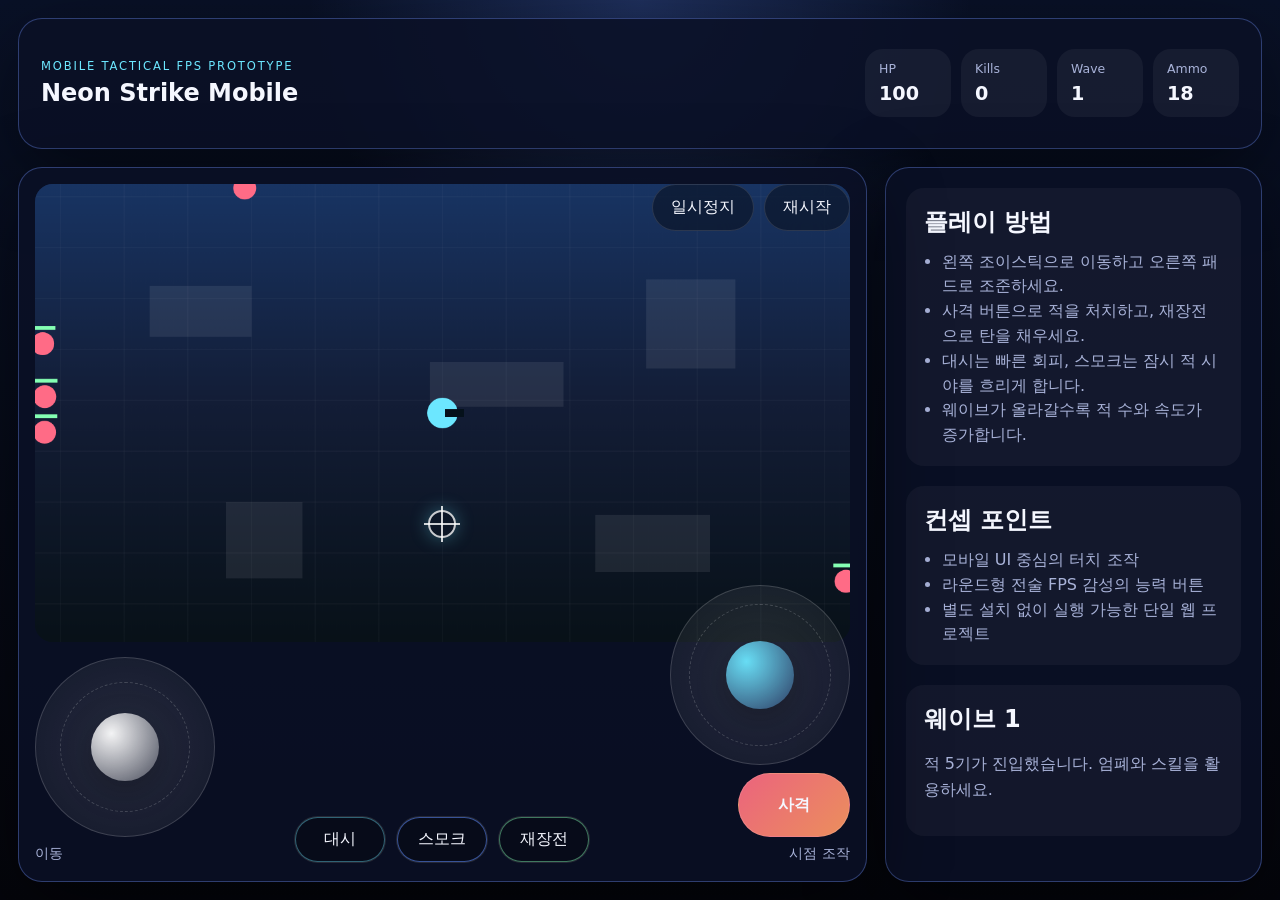
<file: index.html>
<!doctype html>
<html lang="ko">
  <head>
    <meta charset="UTF-8" />
    <meta
      name="viewport"
      content="width=device-width, initial-scale=1.0, maximum-scale=1.0, user-scalable=no"
    />
    <title>Neon Strike Mobile</title>
    <link rel="stylesheet" href="styles.css" />
  </head>
  <body>
    <main class="app-shell">
      <section class="hud">
        <div>
          <p class="eyebrow">Mobile Tactical FPS Prototype</p>
          <h1>Neon Strike Mobile</h1>
        </div>
        <div class="stats">
          <div class="stat-card">
            <span>HP</span>
            <strong id="hpValue">100</strong>
          </div>
          <div class="stat-card">
            <span>Kills</span>
            <strong id="killValue">0</strong>
          </div>
          <div class="stat-card">
            <span>Wave</span>
            <strong id="waveValue">1</strong>
          </div>
          <div class="stat-card">
            <span>Ammo</span>
            <strong id="ammoValue">18</strong>
          </div>
        </div>
      </section>

      <section class="arena-panel">
        <canvas id="gameCanvas" width="1280" height="720" aria-label="게임 화면"></canvas>
        <div class="crosshair" aria-hidden="true"></div>

        <div class="top-actions">
          <button id="pauseButton" class="ghost-button">일시정지</button>
          <button id="restartButton" class="ghost-button">재시작</button>
        </div>

        <div class="ability-bar">
          <button id="dashButton" class="skill-button skill-dash">대시</button>
          <button id="smokeButton" class="skill-button skill-smoke">스모크</button>
          <button id="reloadButton" class="skill-button skill-reload">재장전</button>
        </div>

        <div class="touch-ui">
          <div class="joystick-zone">
            <div id="movePad" class="touch-pad left-pad">
              <div class="touch-ring"></div>
              <div id="moveStick" class="thumb-stick"></div>
            </div>
            <p class="touch-label">이동</p>
          </div>
          <div class="joystick-zone right-zone">
            <div id="aimPad" class="touch-pad right-pad">
              <div class="touch-ring ring-large"></div>
              <div id="aimStick" class="thumb-stick accent"></div>
            </div>
            <div class="action-buttons">
              <button id="shootButton" class="action-button primary">사격</button>
            </div>
            <p class="touch-label align-right">시점 조작</p>
          </div>
        </div>
      </section>

      <section class="info-panel">
        <article>
          <h2>플레이 방법</h2>
          <ul>
            <li>왼쪽 조이스틱으로 이동하고 오른쪽 패드로 조준하세요.</li>
            <li>사격 버튼으로 적을 처치하고, 재장전으로 탄을 채우세요.</li>
            <li>대시는 빠른 회피, 스모크는 잠시 적 시야를 흐리게 합니다.</li>
            <li>웨이브가 올라갈수록 적 수와 속도가 증가합니다.</li>
          </ul>
        </article>
        <article>
          <h2>컨셉 포인트</h2>
          <ul>
            <li>모바일 UI 중심의 터치 조작</li>
            <li>라운드형 전술 FPS 감성의 능력 버튼</li>
            <li>별도 설치 없이 실행 가능한 단일 웹 프로젝트</li>
          </ul>
        </article>
        <article>
          <h2 id="statusTitle">작전 개시</h2>
          <p id="statusMessage">적을 스캔 중입니다. 전장을 장악하세요.</p>
        </article>
      </section>
    </main>

    <script src="script.js"></script>
  </body>
</html>
</file>
<file: styles.css>
:root {
  color-scheme: dark;
  --bg: #060816;
  --panel: rgba(11, 16, 38, 0.88);
  --panel-line: rgba(115, 148, 255, 0.35);
  --accent: #6ce7ff;
  --accent-strong: #5f8cff;
  --warning: #ff6b86;
  --success: #84ffb3;
  --text: #f5f7ff;
  --muted: #a8b2d8;
  --shadow: 0 24px 80px rgba(0, 0, 0, 0.45);
}

* {
  box-sizing: border-box;
  -webkit-tap-highlight-color: transparent;
  user-select: none;
}

body {
  margin: 0;
  min-height: 100vh;
  font-family: Inter, system-ui, -apple-system, BlinkMacSystemFont, "Segoe UI", sans-serif;
  background:
    radial-gradient(circle at top, rgba(95, 140, 255, 0.25), transparent 30%),
    linear-gradient(180deg, #091127 0%, #04050b 100%);
  color: var(--text);
}

button {
  font: inherit;
  color: inherit;
  border: 0;
  cursor: pointer;
}

.app-shell {
  display: grid;
  grid-template-columns: minmax(0, 1.8fr) minmax(280px, 0.8fr);
  gap: 18px;
  padding: 18px;
  min-height: 100vh;
}

.hud,
.arena-panel,
.info-panel {
  border: 1px solid var(--panel-line);
  border-radius: 24px;
  background: var(--panel);
  box-shadow: var(--shadow);
}

.hud {
  grid-column: 1 / -1;
  padding: 18px 22px;
  display: flex;
  align-items: center;
  justify-content: space-between;
  gap: 18px;
}

.eyebrow {
  margin: 0 0 6px;
  color: var(--accent);
  text-transform: uppercase;
  letter-spacing: 0.16em;
  font-size: 0.72rem;
}

.hud h1,
.info-panel h2 {
  margin: 0;
}

.stats {
  display: grid;
  grid-template-columns: repeat(4, minmax(72px, 1fr));
  gap: 10px;
}

.stat-card {
  padding: 12px 14px;
  border-radius: 18px;
  background: rgba(255, 255, 255, 0.05);
  min-width: 86px;
}

.stat-card span {
  display: block;
  color: var(--muted);
  font-size: 0.78rem;
  margin-bottom: 6px;
}

.stat-card strong {
  font-size: 1.2rem;
}

.arena-panel {
  position: relative;
  padding: 16px;
  overflow: hidden;
}

#gameCanvas {
  display: block;
  width: 100%;
  aspect-ratio: 16 / 9;
  border-radius: 18px;
  background: linear-gradient(180deg, #15244e 0%, #0f142d 48%, #09141a 100%);
}

.crosshair {
  position: absolute;
  top: 50%;
  left: 50%;
  width: 28px;
  height: 28px;
  border: 2px solid rgba(255, 255, 255, 0.78);
  border-radius: 50%;
  transform: translate(-50%, -50%);
  pointer-events: none;
  box-shadow: 0 0 18px rgba(108, 231, 255, 0.35);
}

.crosshair::before,
.crosshair::after {
  content: "";
  position: absolute;
  inset: 50%;
  background: rgba(255, 255, 255, 0.8);
}

.crosshair::before {
  width: 2px;
  height: 36px;
  transform: translate(-50%, -50%);
}

.crosshair::after {
  width: 36px;
  height: 2px;
  transform: translate(-50%, -50%);
}

.top-actions,
.ability-bar,
.touch-ui {
  position: absolute;
  left: 16px;
  right: 16px;
}

.top-actions {
  top: 16px;
  display: flex;
  justify-content: flex-end;
  gap: 10px;
}

.ghost-button,
.skill-button,
.action-button {
  border-radius: 999px;
  padding: 12px 18px;
  backdrop-filter: blur(18px);
  border: 1px solid rgba(255, 255, 255, 0.12);
}

.ghost-button {
  background: rgba(7, 10, 20, 0.5);
}

.ability-bar {
  bottom: 18px;
  display: flex;
  gap: 10px;
  justify-content: center;
  pointer-events: none;
}

.skill-button,
.action-button,
.touch-pad {
  pointer-events: auto;
}

.skill-button {
  min-width: 92px;
  background: rgba(7, 10, 20, 0.6);
}

.skill-dash {
  box-shadow: inset 0 0 0 1px rgba(108, 231, 255, 0.4);
}

.skill-smoke {
  box-shadow: inset 0 0 0 1px rgba(95, 140, 255, 0.55);
}

.skill-reload {
  box-shadow: inset 0 0 0 1px rgba(132, 255, 179, 0.45);
}

.touch-ui {
  bottom: 18px;
  display: flex;
  align-items: flex-end;
  justify-content: space-between;
  gap: 18px;
}

.joystick-zone {
  display: flex;
  flex-direction: column;
  gap: 8px;
}

.right-zone {
  align-items: flex-end;
}

.touch-pad {
  position: relative;
  width: 180px;
  height: 180px;
  border-radius: 50%;
  background: radial-gradient(circle, rgba(255,255,255,0.12), rgba(255,255,255,0.04));
  border: 1px solid rgba(255, 255, 255, 0.16);
}

.touch-ring {
  position: absolute;
  inset: 24px;
  border-radius: 50%;
  border: 1px dashed rgba(255, 255, 255, 0.18);
}

.ring-large {
  inset: 18px;
}

.thumb-stick {
  position: absolute;
  left: 50%;
  top: 50%;
  width: 68px;
  height: 68px;
  margin: -34px;
  border-radius: 50%;
  background: radial-gradient(circle at 30% 30%, rgba(255,255,255,0.95), rgba(255,255,255,0.18));
  box-shadow: 0 10px 30px rgba(0, 0, 0, 0.25);
}

.thumb-stick.accent {
  background: radial-gradient(circle at 30% 30%, rgba(108,231,255,0.95), rgba(95,140,255,0.22));
}

.action-buttons {
  display: flex;
  justify-content: flex-end;
}

.action-button.primary {
  min-width: 112px;
  min-height: 64px;
  background: linear-gradient(135deg, rgba(255, 107, 134, 0.92), rgba(255, 154, 98, 0.92));
  font-weight: 700;
}

.touch-label {
  margin: 0;
  color: var(--muted);
  font-size: 0.85rem;
}

.align-right {
  text-align: right;
}

.info-panel {
  padding: 20px;
  display: flex;
  flex-direction: column;
  gap: 20px;
}

.info-panel article {
  padding: 18px;
  border-radius: 18px;
  background: rgba(255, 255, 255, 0.04);
}

.info-panel ul {
  margin: 12px 0 0;
  padding-left: 18px;
  color: var(--muted);
  line-height: 1.55;
}

.info-panel p {
  color: var(--muted);
  line-height: 1.6;
}

@media (max-width: 1120px) {
  .app-shell {
    grid-template-columns: 1fr;
  }

  .info-panel {
    order: 3;
  }
}

@media (max-width: 760px) {
  .app-shell {
    padding: 10px;
    gap: 10px;
  }

  .hud {
    flex-direction: column;
    align-items: stretch;
  }

  .stats {
    grid-template-columns: repeat(2, minmax(0, 1fr));
  }

  .arena-panel {
    padding: 10px;
  }

  .top-actions,
  .ability-bar,
  .touch-ui {
    left: 10px;
    right: 10px;
  }

  .top-actions {
    top: 10px;
  }

  .touch-pad {
    width: 132px;
    height: 132px;
  }

  .thumb-stick {
    width: 52px;
    height: 52px;
    margin: -26px;
  }

  .ability-bar {
    bottom: 126px;
    justify-content: space-between;
  }

  .skill-button {
    flex: 1;
    min-width: 0;
    padding-inline: 10px;
  }

  .action-button.primary {
    min-width: 92px;
    min-height: 56px;
  }
}
</file>
